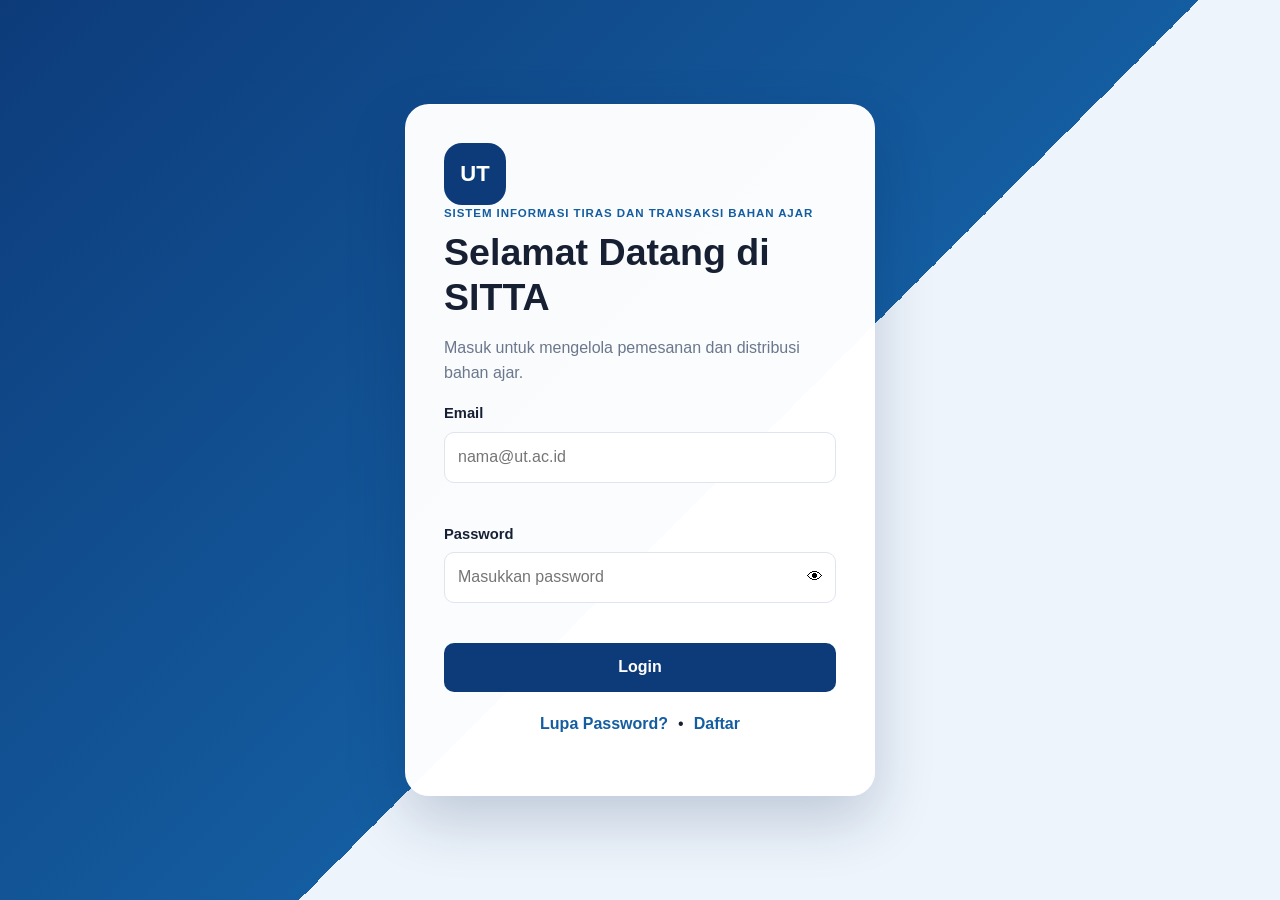
<file: index.html>
<!DOCTYPE html>
<html lang="id">
<head>
  <meta charset="UTF-8">
  <meta http-equiv="refresh" content="0; url=login.html">
  <title>SITTA UT</title>
</head>
<body>
  <p>Mengarahkan ke halaman login...</p>
  <script>window.location.replace("login.html");</script>
</body>
</html>
</file>
<file: css/style.css>
:root {
  --primary: #0d3b7a;
  --primary-2: #145da0;
  --bg: #f4f7fb;
  --surface: #fff;
  --text: #172033;
  --muted: #6b778c;
  --border: #dfe5ee;
  --danger: #c62828;
  --shadow: 0 12px 30px rgba(24, 45, 80, .08);
  --radius: 16px
}

* {
  box-sizing: border-box
}

html {
  scroll-behavior: smooth
}

body {
  margin: 0;
  font-family: Inter, Segoe UI, Arial, sans-serif;
  color: var(--text);
  background: var(--bg);
  line-height: 1.55
}

button,
input,
select {
  font: inherit
}

button,
a {
  transition: .2s ease
}

a {
  text-decoration: none;
  color: inherit
}

code {
  background: #eef3f8;
  padding: 2px 6px;
  border-radius: 5px
}

.auth-page {
  min-height: 100vh;
  background: linear-gradient(135deg, #0d3b7a 0%, #145da0 55%, #edf4fb 55%, #edf4fb 100%);
  display: grid;
  place-items: center;
  padding: 24px
}

.auth-shell {
  width: min(100%, 470px)
}

.auth-card {
  background: rgba(255, 255, 255, .98);
  border: 1px solid rgba(255, 255, 255, .7);
  box-shadow: 0 24px 60px rgba(0, 30, 80, .2);
  border-radius: 24px;
  padding: 38px
}

.brand-mark {
  width: 62px;
  height: 62px;
  border-radius: 18px;
  background: var(--primary);
  color: #fff;
  display: grid;
  place-items: center;
  font-weight: 800;
  font-size: 22px
}

.brand-mark.small {
  width: 38px;
  height: 38px;
  border-radius: 10px;
  font-size: 14px
}

.eyebrow {
  text-transform: uppercase;
  letter-spacing: .08em;
  font-size: .72rem;
  font-weight: 800;
  color: var(--primary-2);
  margin: 0 0 7px
}

.auth-card h1,
.hero-card h1 {
  margin: 0 0 8px;
  font-size: clamp(1.7rem, 4vw, 2.35rem);
  line-height: 1.2
}

.muted {
  color: var(--muted)
}

.form-group {
  display: flex;
  flex-direction: column;
  gap: 7px;
  margin-bottom: 17px
}

.form-group label {
  font-weight: 700;
  font-size: .92rem
}

.form-group input,
.form-group select,
.toolbar input,
.search-form input {
  width: 100%;
  border: 1px solid var(--border);
  background: #fff;
  border-radius: 10px;
  padding: 12px 13px;
  outline: none;
  color: var(--text)
}

.form-group input:focus,
.form-group select:focus,
.toolbar input:focus,
.search-form input:focus {
  border-color: var(--primary-2);
  box-shadow: 0 0 0 3px rgba(20, 93, 160, .1)
}

.password-wrap {
  position: relative
}

.password-wrap input {
  padding-right: 48px
}

.icon-btn {
  position: absolute;
  right: 6px;
  top: 6px;
  border: 0;
  background: transparent;
  padding: 7px;
  border-radius: 8px;
  cursor: pointer
}

.btn {
  border: 1px solid transparent;
  border-radius: 10px;
  padding: 11px 16px;
  font-weight: 800;
  cursor: pointer;
  display: inline-flex;
  justify-content: center;
  align-items: center;
  gap: 7px
}

.btn:hover {
  transform: translateY(-1px)
}

.btn-primary {
  background: var(--primary);
  color: #fff
}

.btn-primary:hover {
  background: #082e62
}

.btn-outline {
  background: #fff;
  border-color: var(--border);
  color: var(--primary)
}

.btn-sm {
  padding: 8px 12px;
  font-size: .86rem
}

.btn-block {
  width: 100%
}

.link-btn {
  border: 0;
  background: none;
  color: var(--primary-2);
  font-weight: 700;
  cursor: pointer;
  padding: 0
}

.auth-actions {
  display: flex;
  justify-content: center;
  align-items: center;
  gap: 10px;
  margin: 20px 0
}

.demo-note {
  font-size: .83rem;
  background: #f4f7fb;
  border: 1px dashed var(--border);
  padding: 11px 13px;
  border-radius: 10px;
  color: var(--muted)
}

.field-error {
  color: var(--danger);
  min-height: 16px
}

.topbar {
  position: sticky;
  top: 0;
  z-index: 20;
  height: 70px;
  background: #fff;
  border-bottom: 1px solid var(--border);
  display: flex;
  align-items: center;
  justify-content: space-between;
  padding: 0 26px
}

.brand {
  display: flex;
  align-items: center;
  gap: 10px;
  font-weight: 900;
  color: var(--primary)
}

.brand small {
  display: block;
  color: var(--muted);
  font-size: .68rem;
  font-weight: 600
}

.topbar-right {
  display: flex;
  align-items: center;
  gap: 12px
}

.user-chip {
  background: #eef4fb;
  color: var(--primary);
  padding: 8px 12px;
  border-radius: 999px;
  font-weight: 700;
  font-size: .85rem
}

.app-layout {
  display: grid;
  grid-template-columns: 250px 1fr;
  min-height: calc(100vh - 70px)
}

.sidebar {
  background: #0b3267;
  color: #fff;
  padding: 24px 15px;
  display: flex;
  flex-direction: column;
  justify-content: space-between
}

.sidebar nav {
  display: flex;
  flex-direction: column;
  gap: 5px
}

.nav-link {
  padding: 11px 13px;
  border-radius: 10px;
  color: #dfeafb;
  font-weight: 700;
  font-size: .9rem
}

.nav-link:hover,
.nav-link.active {
  background: rgba(255, 255, 255, .12);
  color: #fff
}

.nav-link.sub {
  padding-left: 30px;
  font-weight: 600;
  font-size: .84rem
}

.nav-label {
  margin: 16px 13px 4px;
  color: #9fb7d7;
  text-transform: uppercase;
  font-size: .68rem;
  letter-spacing: .08em;
  font-weight: 800
}

.sidebar-note {
  border: 1px solid rgba(255, 255, 255, .15);
  border-radius: 12px;
  padding: 13px;
  font-size: .78rem;
  color: #bfd0e8
}

.sidebar-note strong,
.sidebar-note span {
  display: block
}

.sidebar-note span {
  margin-top: 4px
}

.content {
  padding: 30px;
  max-width: 1500px;
  width: 100%;
  margin: auto
}

.hero-card {
  background: #fff;
  border: 1px solid var(--border);
  border-radius: var(--radius);
  padding: 28px;
  box-shadow: var(--shadow);
  display: flex;
  align-items: center;
  justify-content: space-between;
  gap: 20px
}

.hero-icon {
  font-size: 3rem;
  background: #edf4fb;
  border-radius: 20px;
  width: 82px;
  height: 82px;
  display: grid;
  place-items: center;
  flex: 0 0 auto
}

.stats-grid {
  display: grid;
  grid-template-columns: repeat(4, 1fr);
  gap: 16px;
  margin: 18px 0
}

.stat-card {
  background: #fff;
  border: 1px solid var(--border);
  border-radius: 14px;
  padding: 18px;
  box-shadow: var(--shadow)
}

.stat-card span {
  display: block;
  color: var(--muted);
  font-size: .82rem
}

.stat-card strong {
  display: block;
  margin-top: 7px;
  font-size: 1.6rem;
  color: var(--primary)
}

.panel {
  background: #fff;
  border: 1px solid var(--border);
  border-radius: var(--radius);
  padding: 24px;
  box-shadow: var(--shadow);
  margin-top: 18px
}

.section-heading {
  display: flex;
  align-items: center;
  justify-content: space-between;
  gap: 16px;
  margin-bottom: 16px
}

.section-heading h2 {
  margin: 0;
  font-size: 1.15rem
}

.section-heading p {
  margin: 0
}

.table-wrap {
  overflow: auto
}

table {
  width: 100%;
  border-collapse: collapse;
  min-width: 680px
}

th,
td {
  padding: 12px 10px;
  border-bottom: 1px solid var(--border);
  text-align: left;
  vertical-align: middle;
  font-size: .88rem
}

th {
  color: #536078;
  background: #f8fafc;
  font-size: .78rem;
  text-transform: uppercase;
  letter-spacing: .04em
}

tbody tr:hover {
  background: #fbfcfe
}

.badge {
  display: inline-flex;
  align-items: center;
  padding: 5px 9px;
  border-radius: 999px;
  font-size: .75rem;
  font-weight: 800
}

.badge-success {
  background: #e7f6ee;
  color: #157347
}

.badge-info {
  background: #e8f2ff;
  color: #145da0
}

.badge-warning {
  background: #fff4d8;
  color: #8a6400
}

.progress {
  height: 9px;
  background: #e9eef5;
  border-radius: 999px;
  overflow: hidden;
  min-width: 120px
}

.progress-bar {
  height: 100%;
  background: var(--primary-2);
  border-radius: 999px
}

.footer {
  text-align: center;
  color: var(--muted);
  font-size: .8rem;
  padding: 24px 0 6px
}

.search-form {
  display: flex;
  align-items: flex-end;
  gap: 12px
}

.grow {
  flex: 1;
  margin: 0
}

.search-btn {
  min-width: 110px
}

.helper-text,
.result-count {
  color: var(--muted);
  font-size: .82rem
}

.tracking-result {
  margin-top: 18px
}

.tracking-grid {
  display: grid;
  grid-template-columns: 1.1fr .9fr;
  gap: 18px
}

.detail-list {
  display: grid;
  grid-template-columns: repeat(2, 1fr);
  gap: 12px;
  margin-top: 14px
}

.detail-item {
  background: #f7f9fc;
  border: 1px solid var(--border);
  border-radius: 11px;
  padding: 12px
}

.detail-item small {
  display: block;
  color: var(--muted);
  margin-bottom: 3px
}

.detail-item strong {
  font-size: .93rem
}

.empty-state {
  text-align: center;
  background: #fff;
  border: 1px dashed var(--border);
  border-radius: 14px;
  padding: 30px;
  margin-top: 18px;
  color: var(--muted)
}

.timeline {
  margin-top: 18px
}

.timeline-item {
  position: relative;
  padding-left: 28px;
  padding-bottom: 18px
}

.timeline-item::before {
  content: "";
  position: absolute;
  left: 5px;
  top: 5px;
  width: 10px;
  height: 10px;
  border-radius: 50%;
  background: var(--primary-2)
}

.timeline-item::after {
  content: "";
  position: absolute;
  left: 9px;
  top: 15px;
  width: 2px;
  height: calc(100% - 10px);
  background: #d8e1ec
}

.timeline-item:last-child::after {
  display: none
}

.timeline-item time {
  font-size: .75rem;
  color: var(--muted)
}

.timeline-item p {
  margin: 2px 0 0;
  font-size: .88rem
}

.toolbar {
  display: flex;
  align-items: center;
  justify-content: space-between;
  gap: 12px;
  margin-bottom: 14px
}

.toolbar input {
  max-width: 460px
}

.cover-thumb {
  width: 52px;
  height: 66px;
  object-fit: cover;
  border-radius: 7px;
  border: 1px solid var(--border);
  background: #eef2f7
}

.action-btn {
  border: 1px solid var(--border);
  background: #fff;
  color: var(--danger);
  border-radius: 8px;
  padding: 6px 9px;
  cursor: pointer;
  font-weight: 700
}

.action-btn:hover {
  background: #fff2f2
}

.modal {
  position: fixed;
  inset: 0;
  background: rgba(8, 25, 50, .58);
  display: none;
  align-items: center;
  justify-content: center;
  padding: 20px;
  z-index: 100
}

.modal.show {
  display: flex
}

.modal-box {
  width: min(100%, 470px);
  max-height: 90vh;
  overflow: auto;
  background: #fff;
  border-radius: 18px;
  padding: 26px;
  position: relative;
  box-shadow: 0 25px 70px rgba(0, 0, 0, .25)
}

.modal-lg {
  width: min(100%, 720px)
}

.modal-box h2 {
  margin: 0 0 8px
}

.modal-close {
  position: absolute;
  right: 13px;
  top: 10px;
  border: 0;
  background: transparent;
  font-size: 28px;
  color: var(--muted);
  cursor: pointer
}

.form-grid {
  display: grid;
  grid-template-columns: 1fr 1fr;
  gap: 0 14px
}

.form-grid .form-group {
  margin-bottom: 14px
}

.full {
  grid-column: 1/-1
}

.form-actions {
  text-align: right;
  margin-top: 3px
}

body.modal-open {
  overflow: hidden
}

@media (max-width:1050px) {
  .app-layout {
    grid-template-columns: 210px 1fr
  }

  .stats-grid {
    grid-template-columns: repeat(2, 1fr)
  }

  .tracking-grid {
    grid-template-columns: 1fr
  }
}

@media (max-width:760px) {
  .topbar {
    padding: 0 15px
  }

  .topbar .brand span:last-child {
    display: none
  }

  .app-layout {
    grid-template-columns: 1fr
  }

  .sidebar {
    display: none
  }

  .content {
    padding: 16px
  }

  .hero-card {
    padding: 22px
  }

  .stats-grid {
    grid-template-columns: 1fr 1fr
  }

  .section-heading {
    align-items: flex-start;
    flex-direction: column
  }

  .search-form {
    flex-direction: column;
    align-items: stretch
  }

  .search-btn {
    width: 100%
  }

  .detail-list,
  .form-grid {
    grid-template-columns: 1fr
  }

  .full {
    grid-column: auto
  }

  .auth-card {
    padding: 28px
  }

  .user-chip {
    display: none
  }
}

@media (max-width:460px) {
  .stats-grid {
    grid-template-columns: 1fr
  }

  .hero-icon {
    display: none
  }
}
</file>
